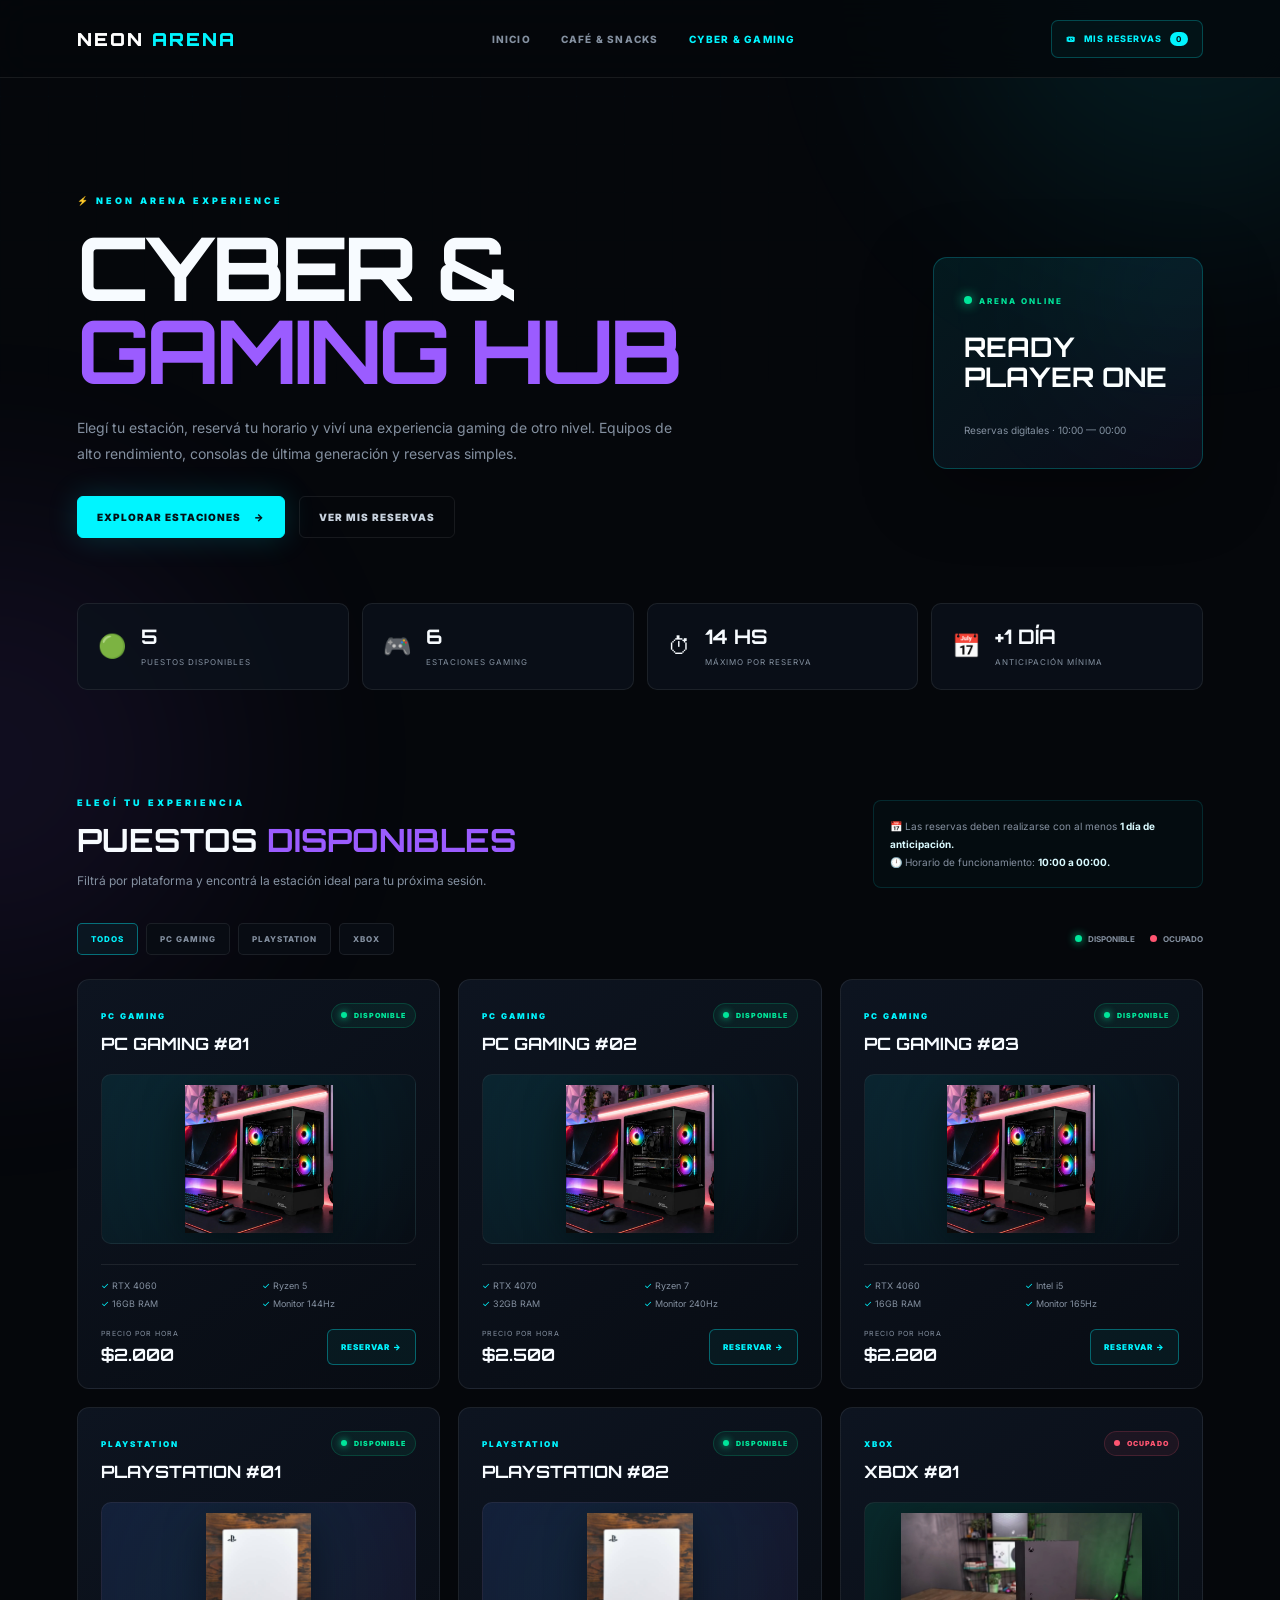
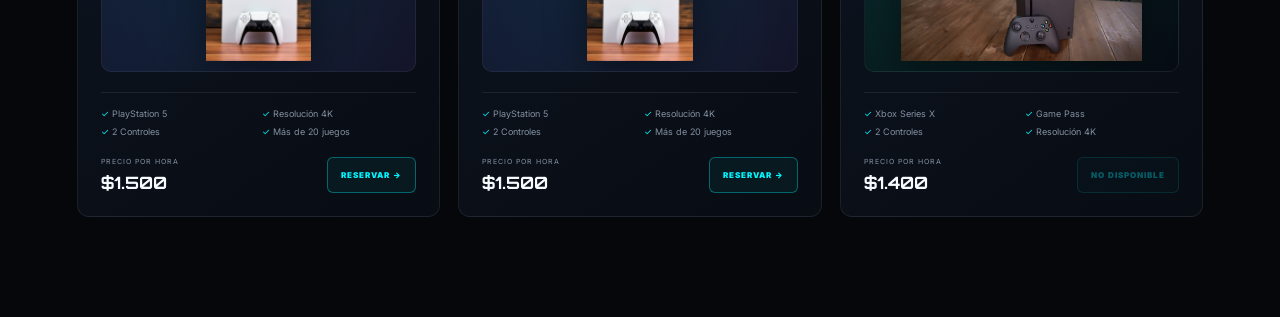
<file: Cyber & Gaming Hub/gaming.html>
<!DOCTYPE html>
<html lang="es">
<head>
  <meta charset="UTF-8">
  <meta name="viewport" content="width=device-width, initial-scale=1.0">
  <meta name="theme-color" content="#05070b">
  <title>Cyber & Gaming Hub | Neon Arena</title>
  <link rel="stylesheet" href="gaming.css">
</head>
<body>
  <div class="background-grid"></div><div class="background-orb orb-one"></div><div class="background-orb orb-two"></div>
  <header class="header">
    <a href="../index.html" class="logo">NEON <span>ARENA</span></a>
    <nav class="navigation" aria-label="Navegación principal">
      <a href="../index.html">INICIO</a>
      <a href="../Cafe GAming/cafe.html">CAFÉ & SNACKS</a>
      <a href="../Gaming store/index.html" class="active">CYBER & GAMING</a>
    </nav>
    <button class="my-reservations-button" id="myReservationsButton"><span class="ticket-icon">🎟</span><span>MIS RESERVAS</span><b id="reservationBadge">0</b></button>
  </header>

  <main>
    <section class="gaming-hero">
      <div class="hero-content">
        <div class="hero-copy">
          <span class="section-label">⚡ NEON ARENA EXPERIENCE</span>
          <h1>CYBER & <span>GAMING HUB</span></h1>
          <p>Elegí tu estación, reservá tu horario y viví una experiencia gaming de otro nivel. Equipos de alto rendimiento, consolas de última generación y reservas simples.</p>
          <div class="hero-actions"><a href="#stations" class="primary-link">EXPLORAR ESTACIONES <span>→</span></a><button class="secondary-link" id="heroReservationsButton">VER MIS RESERVAS</button></div>
        </div>
        <div class="hero-panel"><div class="live-dot"></div><span>ARENA ONLINE</span><strong>READY<br>PLAYER ONE</strong><small>Reservas digitales · 10:00 — 00:00</small></div>
      </div>
    </section>

    <section class="stats-section" aria-label="Estadísticas">
      <div class="stat-card"><span>🟢</span><div><strong id="availableCount">0</strong><small>PUESTOS DISPONIBLES</small></div></div>
      <div class="stat-card"><span>🎮</span><div><strong id="totalStations">0</strong><small>ESTACIONES GAMING</small></div></div>
      <div class="stat-card"><span>⏱</span><div><strong>14 HS</strong><small>MÁXIMO POR RESERVA</small></div></div>
      <div class="stat-card"><span>📅</span><div><strong>+1 DÍA</strong><small>ANTICIPACIÓN MÍNIMA</small></div></div>
    </section>

    <section class="stations-section" id="stations">
      <div class="section-header"><div><span class="section-label">ELEGÍ TU EXPERIENCIA</span><h2>PUESTOS <span>DISPONIBLES</span></h2><p>Filtrá por plataforma y encontrá la estación ideal para tu próxima sesión.</p></div><div class="stations-info">📅 Las reservas deben realizarse con al menos <strong>1 día de anticipación.</strong><br>🕛 Horario de funcionamiento: <strong>10:00 a 00:00.</strong></div></div>
      <div class="station-toolbar"><div class="filters" id="stationFilters"><button class="filter active" data-filter="all">TODOS</button><button class="filter" data-filter="PC GAMING">PC GAMING</button><button class="filter" data-filter="PLAYSTATION">PLAYSTATION</button><button class="filter" data-filter="XBOX">XBOX</button></div><div class="availability-legend"><span><i class="available"></i> DISPONIBLE</span><span><i class="occupied"></i> OCUPADO</span></div></div>
      <div class="stations-grid" id="stationsGrid"></div>
    </section>
  </main>

  <!-- MODAL RESERVA -->
  <div class="modal station-modal" id="stationModal" aria-hidden="true"><div class="modal-backdrop" data-close="stationModal"></div><div class="modal-content station-content" role="dialog" aria-modal="true" aria-labelledby="stationModalTitle">
    <button class="modal-close" data-close="stationModal" aria-label="Cerrar">×</button>
    <div id="stationDetails"></div>
    <div class="modal-divider"></div>
    <div class="reservation-grid">
      <div class="reservation-field"><label for="reservationDate">📅 FECHA DE RESERVA</label><input type="date" id="reservationDate"><small>Elegí desde mañana en adelante.</small></div>
      <div class="reservation-field"><label for="reservationTime">🕐 HORA DE INICIO</label><select id="reservationTime"><option value="">Seleccionar horario</option></select><small id="timeHint">Seleccioná una fecha para ver los horarios.</small></div>
    </div>
    <div class="reservation-field"><div class="field-heading"><label>⏱ DURACIÓN</label><small id="maxHoursHint">Máximo 14 horas.</small></div><div class="hours-selector"><button id="decreaseHours" aria-label="Reducir horas">−</button><div class="hours-display"><strong id="hoursValue">1</strong><span id="hoursLabel">HORA</span></div><button id="increaseHours" aria-label="Aumentar horas">+</button></div></div>
    <div class="validation-message" id="validationMessage" role="alert"></div>
    <div class="reservation-summary"><div><span>FINALIZA</span><strong id="reservationEndTime">--:--</strong></div><div><span>DURACIÓN</span><strong id="reservationDuration">1 HORA</strong></div><div><span>PRECIO / HORA</span><strong id="reservationPrice">$0</strong></div><div><span>TOTAL</span><strong id="reservationTotal">$0</strong></div></div>
    <button class="reserve-station-button" id="reserveStationButton"><span>CONFIRMAR RESERVA</span><b id="reserveButtonPrice">$0</b><span>→</span></button>
  </div></div>

  <!-- MODAL ÉXITO -->
  <div class="modal success-modal" id="successModal" aria-hidden="true"><div class="modal-backdrop" data-close="successModal"></div><div class="modal-content success-content"><div class="success-icon">✓</div><span>RESERVA CONFIRMADA</span><h2>¡TODO <strong>LISTO!</strong></h2><p>Tu estación fue reservada correctamente. Guardá tu código para consultar o cancelar la reserva.</p><div class="reservation-code-box"><small>CÓDIGO DE RESERVA</small><strong id="successReservationCode">NA-000000</strong></div><div class="success-details" id="successDetails"></div><button class="success-button" id="successButton">ENTENDIDO</button></div></div>

  <!-- MODAL MIS RESERVAS -->
  <div class="modal reservations-modal" id="reservationsModal" aria-hidden="true"><div class="modal-backdrop" data-close="reservationsModal"></div><div class="modal-content reservations-content"><button class="modal-close" data-close="reservationsModal" aria-label="Cerrar">×</button><span class="section-label">TU ACTIVIDAD</span><h2>MIS <span>RESERVAS</span></h2><p>Consultá y administrá tus reservas guardadas en este dispositivo.</p><div id="reservationsList" class="reservations-list"></div></div></div>

  <div class="toast-container" id="toastContainer"></div>
  <script src="gaming.js"></script>
</body></html>
</file>
<file: Cyber & Gaming Hub/gaming.css>
@import url('https://fonts.googleapis.com/css2?family=Inter:wght@400;500;600;700;800;900&family=Orbitron:wght@500;600;700;800;900&display=swap');
:root{--cyan:#00f5ff;--purple:#9b5cff;--green:#00e69a;--red:#ff5571;--bg:#05070b;--bg2:#090d15;--card:#0c121d;--text:#f7fbff;--muted:#8490a0;--line:rgba(255,255,255,.08)}*{margin:0;padding:0;box-sizing:border-box}html{scroll-behavior:smooth}body{background:var(--bg);color:var(--text);font-family:Inter,Arial,sans-serif;min-height:100vh;overflow-x:hidden}.modal-open{overflow:hidden}.background-grid{position:fixed;inset:0;z-index:-3;opacity:.16;background-image:linear-gradient(rgba(0,245,255,.06) 1px,transparent 1px),linear-gradient(90deg,rgba(0,245,255,.06) 1px,transparent 1px);background-size:48px 48px;mask-image:linear-gradient(#000,transparent 75%)}.background-orb{position:fixed;width:480px;height:480px;border-radius:50%;filter:blur(120px);opacity:.09;z-index:-2}.orb-one{background:var(--cyan);top:-260px;right:-150px}.orb-two{background:var(--purple);left:-250px;top:520px}.header{height:78px;padding:0 6%;display:flex;align-items:center;justify-content:space-between;border-bottom:1px solid var(--line);background:rgba(5,7,11,.78);backdrop-filter:blur(18px);position:sticky;top:0;z-index:20}.logo{font-family:Orbitron,sans-serif;font-size:18px;font-weight:900;letter-spacing:2px;color:#fff;text-decoration:none}.logo span{color:var(--cyan)}.navigation{display:flex;gap:30px}.navigation a{color:var(--muted);text-decoration:none;font-size:10px;font-weight:800;letter-spacing:1.2px;transition:.25s}.navigation a:hover,.navigation .active{color:var(--cyan)}.my-reservations-button,.secondary-link,.filter,.station-button,.cancel-button,button{font-family:inherit}.my-reservations-button{display:flex;align-items:center;gap:8px;border:1px solid rgba(0,245,255,.24);background:rgba(0,245,255,.04);color:var(--cyan);padding:11px 14px;border-radius:7px;font-size:9px;font-weight:800;letter-spacing:1px;cursor:pointer;transition:.25s}.my-reservations-button:hover{background:rgba(0,245,255,.1);box-shadow:0 0 24px rgba(0,245,255,.13)}#reservationBadge{background:var(--cyan);color:#031015;border-radius:20px;padding:2px 6px;font-size:8px}.gaming-hero{padding:110px 6% 65px}.hero-content{max-width:1280px;margin:auto;display:flex;justify-content:space-between;align-items:center;gap:70px}.section-label{font-size:9px;font-weight:900;letter-spacing:3px;color:var(--cyan)}.gaming-hero h1{font-family:Orbitron,sans-serif;font-size:clamp(45px,7vw,88px);line-height:.94;letter-spacing:-4px;margin:18px 0 24px}.gaming-hero h1 span,.section-header h2 span,.reservations-content h2 span{color:var(--purple)}.gaming-hero p{max-width:610px;color:var(--muted);font-size:14px;line-height:1.8}.hero-actions{display:flex;gap:14px;margin-top:30px;align-items:center}.primary-link,.secondary-link{border-radius:6px;padding:14px 19px;text-decoration:none;font-size:10px;font-weight:900;letter-spacing:1px;cursor:pointer}.primary-link{color:#041015;background:var(--cyan);border:1px solid var(--cyan);box-shadow:0 0 30px rgba(0,245,255,.17)}.primary-link span{margin-left:10px}.secondary-link{color:#c9d3df;background:transparent;border:1px solid var(--line)}.hero-panel{min-width:270px;padding:30px;border:1px solid rgba(0,245,255,.22);border-radius:14px;background:linear-gradient(135deg,rgba(0,245,255,.08),rgba(155,92,255,.06));box-shadow:0 20px 70px rgba(0,0,0,.35);position:relative;overflow:hidden}.hero-panel:after{content:'';position:absolute;width:150px;height:150px;background:var(--cyan);filter:blur(100px);opacity:.12;right:-60px;top:-40px}.live-dot{width:8px;height:8px;background:var(--green);box-shadow:0 0 12px var(--green);border-radius:50%;display:inline-block;margin-right:7px}.hero-panel>span{font-size:8px;letter-spacing:2px;color:var(--green);font-weight:800}.hero-panel strong{font-family:Orbitron,sans-serif;display:block;font-size:27px;line-height:1.1;margin:25px 0;color:#fff}.hero-panel small{color:var(--muted);font-size:10px}.stats-section{max-width:1280px;margin:0 auto;padding:0 6%;display:grid;grid-template-columns:repeat(4,1fr);gap:13px}.stat-card{padding:20px;border:1px solid var(--line);background:rgba(12,18,29,.72);border-radius:10px;display:flex;align-items:center;gap:14px}.stat-card>span{font-size:23px}.stat-card strong{display:block;font-family:Orbitron,sans-serif;font-size:20px}.stat-card small{font-size:8px;color:var(--muted);letter-spacing:1px}.stations-section{padding:100px 6%;max-width:1400px;margin:auto}.section-header{display:flex;justify-content:space-between;align-items:flex-end;gap:30px;margin-bottom:35px}.section-header h2,.reservations-content h2{font-family:Orbitron,sans-serif;font-size:32px;margin:10px 0}.section-header p{color:var(--muted);font-size:12px;margin-top:13px}.stations-info{max-width:330px;border:1px solid rgba(0,245,255,.13);background:rgba(0,245,255,.025);padding:16px;border-radius:8px;color:var(--muted);font-size:10px;line-height:1.8}.stations-info strong{color:#d9faff}.station-toolbar{display:flex;justify-content:space-between;gap:20px;margin-bottom:24px}.filters{display:flex;gap:8px;flex-wrap:wrap}.filter{border:1px solid var(--line);background:#080c13;color:var(--muted);padding:10px 13px;border-radius:5px;font-size:8px;font-weight:800;letter-spacing:1px;cursor:pointer}.filter.active,.filter:hover{border-color:rgba(0,245,255,.4);color:var(--cyan);background:rgba(0,245,255,.05)}.availability-legend{display:flex;align-items:center;gap:15px;color:var(--muted);font-size:8px;font-weight:700}.availability-legend i{width:7px;height:7px;border-radius:50%;display:inline-block;margin-right:4px}.availability-legend .available{background:var(--green);box-shadow:0 0 8px var(--green)}.availability-legend .occupied{background:var(--red)}.stations-grid{display:grid;grid-template-columns:repeat(auto-fit,minmax(290px,1fr));gap:18px}.station-card{position:relative;overflow:hidden;min-height:370px;padding:23px;border:1px solid var(--line);border-radius:12px;background:linear-gradient(145deg,#0d1420,#080c13);transition:transform .3s,border-color .3s,box-shadow .3s;display:flex;flex-direction:column}.station-card:hover{transform:translateY(-7px);border-color:rgba(0,245,255,.32);box-shadow:0 22px 55px rgba(0,0,0,.34)}.station-card-glow{position:absolute;width:200px;height:150px;background:var(--cyan);filter:blur(100px);opacity:0;right:-70px;top:-70px;transition:.3s}.station-card:hover .station-card-glow{opacity:.1}.station-card-top,.station-footer{display:flex;justify-content:space-between;gap:10px;position:relative;z-index:1}.station-type,.station-modal-type{font-size:8px;font-weight:900;letter-spacing:2px;color:var(--cyan)}.station-card h3{font-family:Orbitron,sans-serif;font-size:17px;margin-top:10px}.station-status{font-size:7px;padding:7px 9px;border-radius:30px;font-weight:900;letter-spacing:1px;height:max-content}.station-status i{width:6px;height:6px;display:inline-block;border-radius:50%;margin-right:5px}.station-status.available{color:var(--green);background:rgba(0,230,154,.07);border:1px solid rgba(0,230,154,.18)}.station-status.available i{background:var(--green);box-shadow:0 0 7px var(--green)}.station-status.occupied{color:var(--red);background:rgba(255,85,113,.07);border:1px solid rgba(255,85,113,.18)}.station-status.occupied i{background:var(--red)}.station-visual{display:flex;align-items:center;justify-content:space-between;min-height:145px}.station-icon{font-size:66px;filter:drop-shadow(0 0 22px rgba(0,245,255,.13))}.spec-preview{display:flex;flex-direction:column;gap:7px}.spec-preview span{font-size:8px;color:#bdc7d5;border:1px solid var(--line);padding:6px 8px;border-radius:4px}.station-spec-list{display:grid;grid-template-columns:1fr 1fr;gap:7px;border-top:1px solid var(--line);padding-top:15px;margin-bottom:20px}.station-spec-list span{font-size:9px;color:var(--muted)}.station-spec-list span::first-letter{color:var(--cyan)}.station-footer{margin-top:auto;align-items:center}.station-footer small{display:block;color:var(--muted);font-size:7px;letter-spacing:1px}.station-footer strong{font-family:Orbitron,sans-serif;font-size:17px;margin-top:6px;display:block}.station-button{border:1px solid rgba(0,245,255,.35);background:rgba(0,245,255,.05);color:var(--cyan);padding:12px 13px;border-radius:6px;font-size:8px;font-weight:900;letter-spacing:1px;cursor:pointer;transition:.25s}.station-button:hover{background:var(--cyan);color:#021015}.station-button:disabled{opacity:.35;cursor:not-allowed}.modal{position:fixed;inset:0;z-index:100;display:flex;align-items:center;justify-content:center;padding:20px;visibility:hidden;opacity:0;transition:.25s}.modal.active{visibility:visible;opacity:1}.modal-backdrop{position:absolute;inset:0;background:rgba(0,0,0,.8);backdrop-filter:blur(12px)}.modal-content{position:relative;z-index:1;width:min(650px,100%);max-height:92vh;overflow:auto;border:1px solid rgba(0,245,255,.2);border-radius:14px;background:linear-gradient(145deg,#0c121d,#070a10);padding:34px;transform:translateY(20px) scale(.98);transition:.25s}.modal.active .modal-content{transform:translateY(0) scale(1)}.modal-close{position:absolute;right:15px;top:15px;width:36px;height:36px;border-radius:50%;border:1px solid var(--line);background:#0b1019;color:#fff;font-size:22px;cursor:pointer}.station-modal-head{display:flex;gap:16px;align-items:center}.station-modal-icon{font-size:45px;width:75px;height:75px;display:grid;place-items:center;border:1px solid rgba(0,245,255,.15);background:rgba(0,245,255,.03);border-radius:10px}.station-modal-head h2{font-family:Orbitron,sans-serif;font-size:24px;margin:7px 0}.station-price-inline{color:var(--cyan);font-weight:800;font-size:14px}.station-price-inline small{font-size:7px;color:var(--muted)}.station-specs{display:flex;flex-wrap:wrap;gap:8px;margin-top:20px}.station-specs span{font-size:9px;color:#aeb8c6;border:1px solid var(--line);padding:7px 9px;border-radius:5px}.modal-divider{height:1px;background:var(--line);margin:25px 0}.reservation-grid{display:grid;grid-template-columns:1fr 1fr;gap:16px}.reservation-field{margin-top:18px}.reservation-field:first-child{margin-top:0}.reservation-field label{display:block;font-size:9px;font-weight:900;letter-spacing:1px;margin-bottom:9px}.reservation-field input,.reservation-field select{width:100%;height:48px;border:1px solid var(--line);border-radius:6px;background:#060a10;color:#fff;padding:0 13px;outline:none;font-family:inherit}.reservation-field input:focus,.reservation-field select:focus{border-color:var(--cyan);box-shadow:0 0 0 3px rgba(0,245,255,.06)}.reservation-field small{display:block;color:var(--muted);font-size:8px;margin-top:7px}.field-heading{display:flex;justify-content:space-between;align-items:center}.field-heading small{margin:0}.hours-selector{height:76px;display:flex;justify-content:space-between;align-items:center;border:1px solid var(--line);border-radius:8px;background:#060a10;padding:0 13px}.hours-selector button{width:45px;height:45px;border:1px solid rgba(0,245,255,.2);border-radius:6px;background:rgba(0,245,255,.04);color:var(--cyan);font-size:23px;cursor:pointer}.hours-selector button:disabled{opacity:.3;cursor:not-allowed}.hours-display{text-align:center}.hours-display strong{font-family:Orbitron,sans-serif;font-size:23px}.hours-display span{display:block;font-size:7px;color:var(--muted);letter-spacing:2px;margin-top:5px}.validation-message{display:none;margin-top:15px;padding:12px;border:1px solid rgba(255,85,113,.3);background:rgba(255,85,113,.07);border-radius:6px;color:#ff8c9f;font-size:10px}.validation-message.show{display:block}.reservation-summary{display:grid;grid-template-columns:repeat(4,1fr);gap:10px;margin-top:20px;padding:15px;border:1px solid rgba(0,245,255,.12);background:rgba(0,245,255,.025);border-radius:9px}.reservation-summary div{min-width:0}.reservation-summary span{font-size:7px;color:var(--muted);letter-spacing:1px;display:block;margin-bottom:7px}.reservation-summary strong{font-family:Orbitron,sans-serif;color:var(--cyan);font-size:12px}.reserve-station-button{margin-top:22px;width:100%;height:54px;border:1px solid var(--cyan);background:rgba(0,245,255,.07);color:var(--cyan);border-radius:7px;display:flex;align-items:center;justify-content:space-between;padding:0 18px;font-size:9px;font-weight:900;letter-spacing:1px;cursor:pointer;transition:.25s}.reserve-station-button:hover{background:var(--cyan);color:#031015;box-shadow:0 0 28px rgba(0,245,255,.2)}.success-content{text-align:center;width:min(460px,100%)}.success-icon{width:68px;height:68px;border:1px solid var(--green);border-radius:50%;display:grid;place-items:center;margin:0 auto 18px;font-size:30px;color:var(--green);box-shadow:0 0 28px rgba(0,230,154,.13)}.success-content>span{font-size:8px;font-weight:900;color:var(--green);letter-spacing:3px}.success-content h2{font-family:Orbitron,sans-serif;margin:15px 0;font-size:27px}.success-content h2 strong{color:var(--purple)}.success-content p{color:var(--muted);font-size:11px;line-height:1.7}.reservation-code-box{margin:22px 0;padding:17px;border:1px solid rgba(0,245,255,.14);border-radius:8px;background:rgba(0,245,255,.025)}.reservation-code-box small,.reservation-code{font-size:8px;color:var(--muted);letter-spacing:1px}.reservation-code-box strong{display:block;color:var(--cyan);font-family:Orbitron,sans-serif;font-size:24px;letter-spacing:3px;margin-top:8px}.success-details{display:grid;gap:8px;text-align:left}.success-details div{display:flex;justify-content:space-between;gap:10px;font-size:9px;padding:8px;border-bottom:1px solid var(--line)}.success-details span{color:var(--muted)}.success-details strong{color:#dcecff}.success-button{margin-top:22px;width:100%;height:48px;border:1px solid var(--cyan);border-radius:6px;background:rgba(0,245,255,.06);color:var(--cyan);font-weight:900;font-size:9px;letter-spacing:1px;cursor:pointer}.reservations-content h2{font-size:29px}.reservations-content>p{color:var(--muted);font-size:11px;margin-bottom:22px}.reservations-list{display:grid;gap:12px}.reservation-item{padding:17px;border:1px solid var(--line);background:rgba(255,255,255,.015);border-radius:9px}.reservation-item-top{display:flex;justify-content:space-between;gap:12px}.reservation-item-top span{font-size:7px;color:var(--cyan);font-weight:900;letter-spacing:2px}.reservation-item h3{font-family:Orbitron,sans-serif;font-size:15px;margin-top:7px}.cancel-button{border:1px solid rgba(255,85,113,.28);background:rgba(255,85,113,.05);color:#ff8093;border-radius:5px;padding:8px 10px;height:max-content;font-size:7px;font-weight:900;cursor:pointer}.reservation-data{display:flex;flex-wrap:wrap;gap:12px;margin:15px 0;font-size:9px;color:#adb8c6}.reservation-data strong{color:var(--cyan);margin-left:auto}.reservation-code b{color:#dcecff}.empty-state{text-align:center;padding:55px 20px;border:1px dashed var(--line);border-radius:10px}.empty-state div{font-size:42px}.empty-state h3{font-family:Orbitron,sans-serif;font-size:15px;margin:15px 0}.empty-state p{color:var(--muted);font-size:10px}.toast-container{position:fixed;right:20px;bottom:20px;z-index:300;display:grid;gap:10px}.toast{transform:translateX(130%);opacity:0;padding:14px 17px;border:1px solid var(--line);border-radius:7px;background:#101722;color:#dce7f3;font-size:10px;transition:.3s;box-shadow:0 10px 30px rgba(0,0,0,.3)}.toast.show{transform:translateX(0);opacity:1}.toast.success{border-color:rgba(0,230,154,.3)}.toast.info{border-color:rgba(0,245,255,.3)}
@media(max-width:900px){.hero-content{gap:30px}.hero-panel{display:none}.stats-section{grid-template-columns:1fr 1fr}.section-header{align-items:flex-start;flex-direction:column}.station-toolbar{flex-direction:column}.navigation{gap:15px}}@media(max-width:650px){.header{height:auto;min-height:70px;padding:15px 5%;flex-wrap:wrap;gap:15px}.navigation{order:3;width:100%;justify-content:space-between}.navigation a{font-size:8px}.my-reservations-button span:not(.ticket-icon){display:none}.gaming-hero{padding:75px 5% 45px}.gaming-hero h1{letter-spacing:-2px}.hero-actions{flex-direction:column;align-items:stretch}.primary-link,.secondary-link{text-align:center}.stats-section{padding:0 5%;grid-template-columns:1fr 1fr}.stat-card{padding:14px;gap:9px}.stations-section{padding:65px 5%}.section-header h2{font-size:25px}.station-toolbar{margin-bottom:18px}.availability-legend{display:none}.reservation-grid{grid-template-columns:1fr}.reservation-summary{grid-template-columns:1fr 1fr}.modal-content{padding:25px 18px}.station-modal-head h2{font-size:18px}.reservation-data strong{margin-left:0;width:100%}.toast-container{left:12px;right:12px;bottom:12px}.toast{width:100%}}@media(max-width:390px){.stats-section{grid-template-columns:1fr}.filters{display:grid;grid-template-columns:1fr 1fr}.station-footer{align-items:flex-end;flex-direction:column}.station-button{width:100%}}
/* =========================
   IMÁGENES DE ESTACIONES
========================= */

.station-image-container{
    width:100%;
    height:170px;

    margin:20px 0;

    display:flex;
    align-items:center;
    justify-content:center;

    position:relative;

    overflow:hidden;

    border-radius:10px;

    background:
        linear-gradient(
            135deg,
            rgba(0,245,255,.05),
            rgba(155,92,255,.08)
        );

    border:1px solid
        rgba(255,255,255,.06);
}


/* Brillo */

.station-image-container::before{
    content:'';

    position:absolute;

    width:180px;
    height:180px;

    border-radius:50%;

    background:var(--cyan);

    filter:blur(90px);

    opacity:.10;

    z-index:0;
}


/* Imagen */

.station-image{
    width:100%;
    height:100%;

    object-fit:contain;

    position:relative;

    z-index:1;

    padding:10px;

    transition:
        transform .4s ease,
        filter .4s ease;

    filter:
        drop-shadow(
            0 10px 20px
            rgba(0,0,0,.45)
        );
}


/* Hover */

.station-card:hover
.station-image{
    transform:scale(1.08);
}


/* Efecto específico PC */

.station-card.pc-gaming
.station-image-container{
    background:
        linear-gradient(
            135deg,
            rgba(0,245,255,.08),
            rgba(0,0,0,.1)
        );
}


/* Efecto PlayStation */

.station-card.playstation
.station-image-container{
    background:
        linear-gradient(
            135deg,
            rgba(80,130,255,.12),
            rgba(155,92,255,.08)
        );
}


/* Efecto Xbox */

.station-card.xbox
.station-image-container{
    background:
        linear-gradient(
            135deg,
            rgba(0,230,154,.10),
            rgba(0,0,0,.15)
        );
}


/* =========================
   IMAGEN EN MODAL
========================= */

.station-modal-image{

    width:100px;
    height:100px;

    display:flex;

    align-items:center;
    justify-content:center;

    overflow:hidden;

    border-radius:12px;

    border:1px solid
        rgba(0,245,255,.20);

    background:
        linear-gradient(
            135deg,
            rgba(0,245,255,.08),
            rgba(155,92,255,.08)
        );
}


.station-modal-image img{

    width:100%;
    height:100%;

    object-fit:contain;

    padding:8px;

}


/* =========================
   RESPONSIVE IMÁGENES
========================= */

@media(max-width:650px){

    .station-image-container{

        height:150px;

    }


    .station-modal-image{

        width:70px;
        height:70px;

    }

}
</file>
